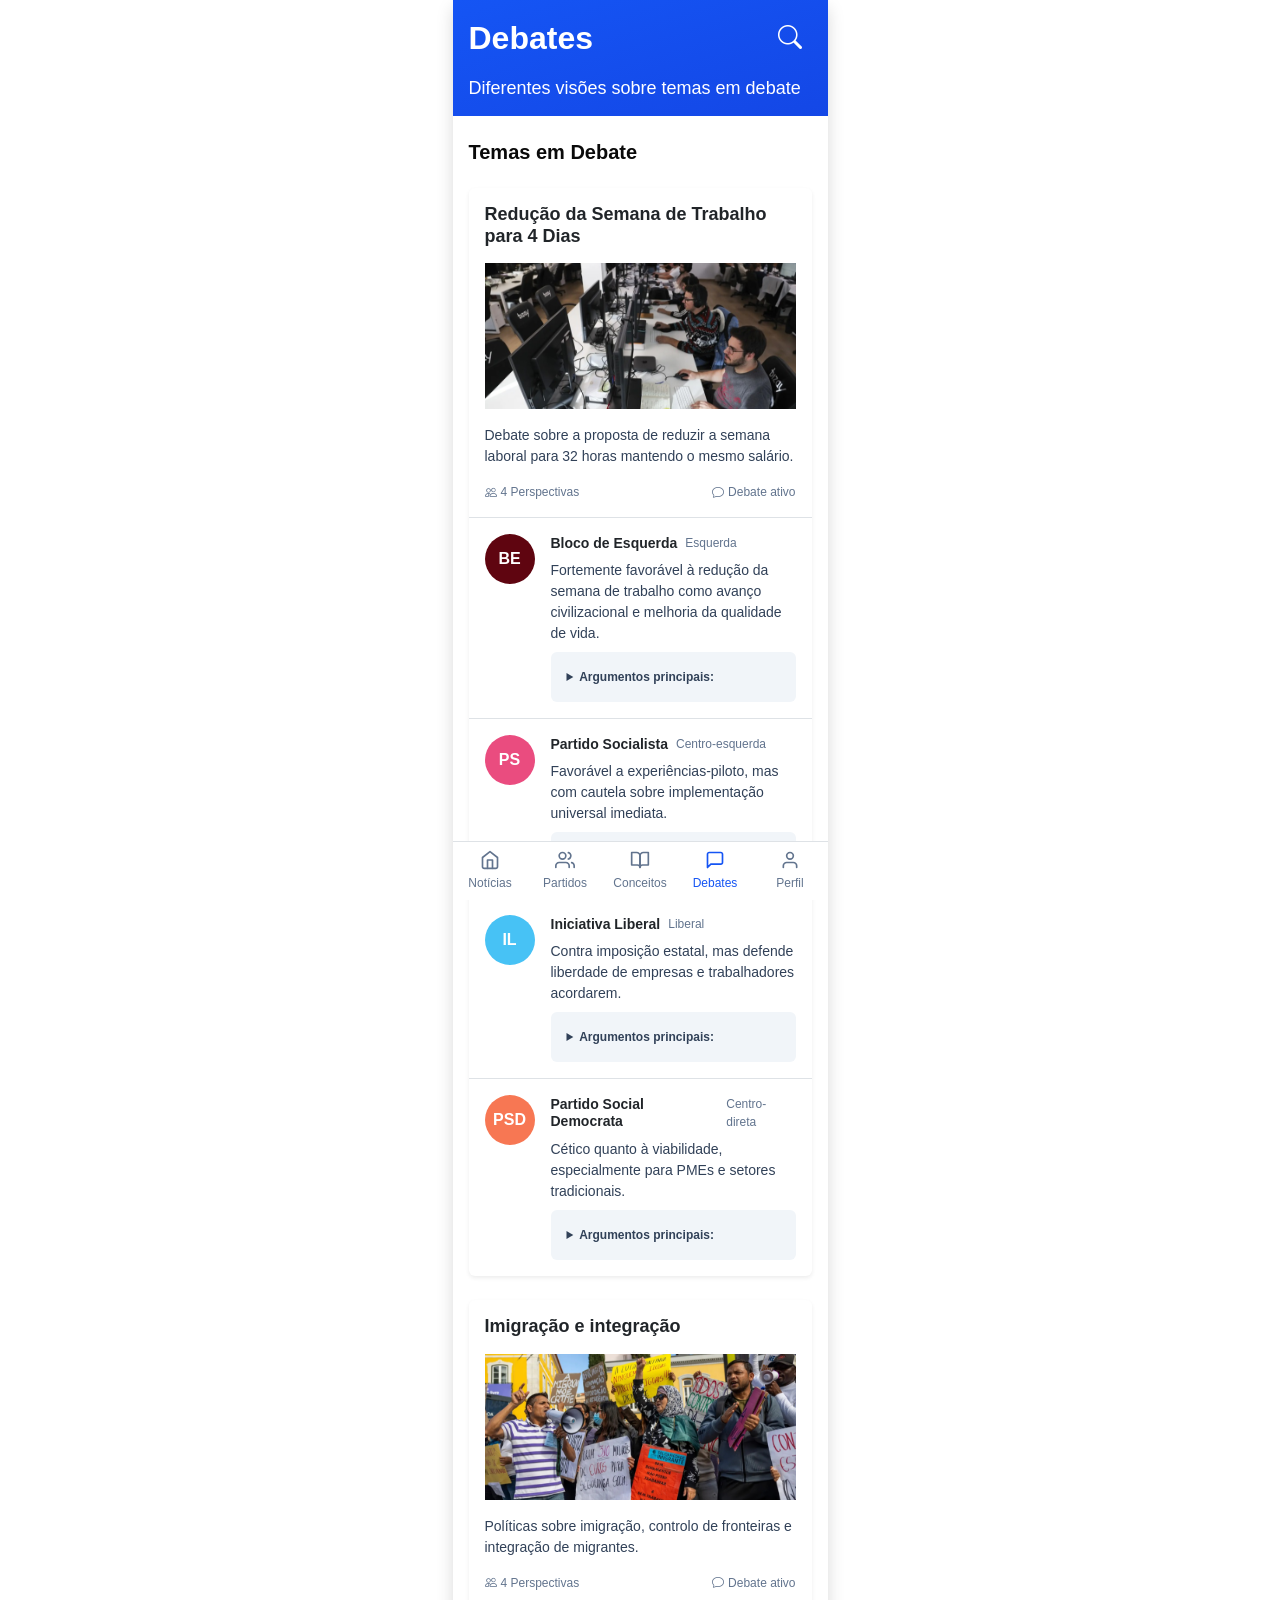
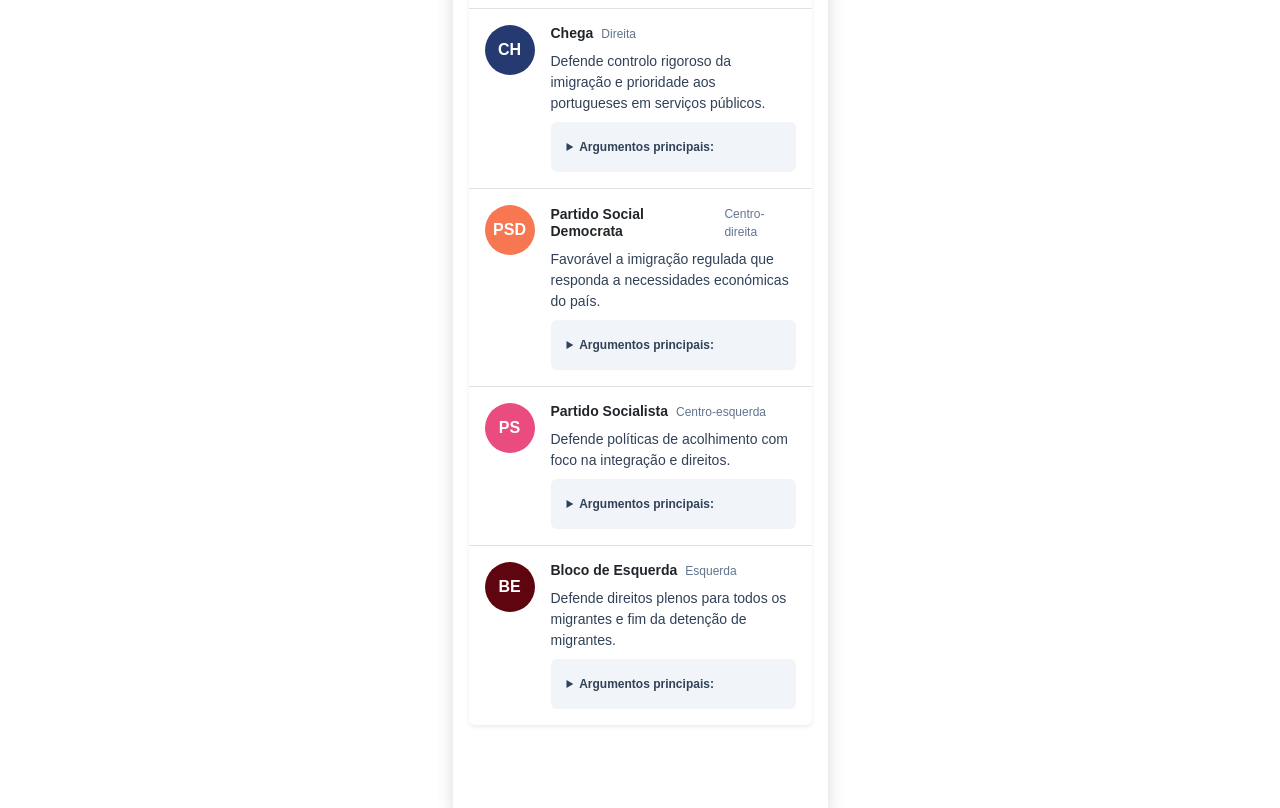
<file: debates.html>
<!DOCTYPE html>
<html lang="en">

    <head>
        <meta charset="utf-8">
        <meta name="viewport" content="width=device-width, initial-scale=1">
        <meta name="description" content="Prisma PT - Debates">
        <meta name="author" content="Marta Cruz">
        <title>Prisma PT - Debates</title>
        <!--Bootstrap icons + CSS-->
        <link rel="stylesheet" href="https://cdn.jsdelivr.net/npm/bootstrap-icons@1.13.1/font/bootstrap-icons.min.css">
        <link href="https://cdn.jsdelivr.net/npm/bootstrap@5.3.8/dist/css/bootstrap.min.css" rel="stylesheet"
            integrity="sha384-sRIl4kxILFvY47J16cr9ZwB07vP4J8+LH7qKQnuqkuIAvNWLzeN8tE5YBujZqJLB" crossorigin="anonymous">
        <!--Custom CSS Stylesheet-->
        <link rel="stylesheet" href="./css/style.css">
    </head>
    <body class="m-0">
        <div class="main-container mx-auto bg-white shadow min-vh-100">
            <header class="header d-flex flex-column text-white gap-3 p-3">
                <div class="d-flex justify-content-between align-items-center">
                    <h1 class="h2 fw-bold m-0">Debates</h1>
                    <button class="btn btn-link p-0" aria-label="Procurar">
                        <i class="bi bi-search text-white fs-4"></i>
                    </button>
                </div>
                <p class="header-desc mb-0">Diferentes visões sobre temas em debate</p>
            </header>
            <main class="px-3 d-flex flex-column my-4">
                <section class="d-flex flex-column gap-4">
                    <h2 class="section-title fw-bold mb-0">Temas em Debate</h2>
                    <!--Debate 1-->
                    <article class="card border-0 shadow-sm">
                        <header class="card-body d-flex flex-column gap-3">
                            <h3 class="card-title debate-title fw-bold mb-0">Redução da Semana de Trabalho para 4 Dias</h3>
                            <img src="./assets/Imagens/Debates_page/debate-1.svg" alt="Escritório com pessoas sentadas a trabalhar ao computador" class="w-100">
                            <p class="card-text mb-0">Debate sobre a proposta de reduzir a semana laboral para 32 horas mantendo o mesmo salário.</p>
                            <div class="d-flex justify-content-between align-items-center debate-meta">
                                <span class="d-inline-flex align-items-center gap-1">
                                    <i class="bi bi-people"></i>
                                    4 Perspectivas
                                </span>
                                <span class="d-inline-flex align-items-center gap-1">
                                    <i class="bi bi-chat"></i>
                                    Debate ativo
                                </span>
                            </div>
                        </header>
                            <ul class="list-unstyled d-flex flex-column mb-0">
                                <li class="border-top">
                                    <article>
                                        <div class="card-body d-flex gap-3">
                                            <span class="party-circle text-white fw-bold d-flex align-items-center justify-content-center flex-shrink-0" style="background-color:#5F0510">BE</span>
                                            <div class="d-flex flex-column gap-2">
                                                <header class="d-flex align-items-center gap-2">
                                                    <h6 class="card-title party-title fw-bold mb-0">Bloco de Esquerda</h6>
                                                    <span class="party-position">Esquerda</span>
                                                </header>
                                                <p class="card-text mb-0">
                                                    Fortemente favorável à redução da semana de trabalho como avanço civilizacional e melhoria da qualidade de vida.
                                                </p>
                                                <details class="arguments-card rounded-2 p-3">
                                                    <summary class="card-text fw-bold">Argumentos principais:</summary>
                                                    <ul class="card-text mb-0 ps-3">
                                                        <li>
                                                            Estudos mostram aumento de produtividade
                                                        </li>
                                                        <li>
                                                            Melhora saúde mental e bem-estar dos trabalhadores
                                                        </li>
                                                        <li>
                                                            Permite melhor conciliação trabalho-família
                                                        </li>
                                                        <li>
                                                            Reduz desemprego ao distribuir trabalho
                                                        </li>
                                                    </ul>
                                                </details>
                                            </div>
                                        </div>
                                    </article>
                                </li>
                                <li class="border-top">
                                    <article>
                                        <div class="card-body d-flex gap-3">
                                            <span class="party-circle text-white fw-bold d-flex align-items-center justify-content-center flex-shrink-0" style="background-color:#EA4C7F">PS</span>
                                            <div class="d-flex flex-column gap-2">
                                                <header class="d-flex align-items-center gap-2">
                                                    <h6 class="card-title party-title fw-bold mb-0">Partido Socialista</h6>
                                                    <span class="party-position">Centro-esquerda</span>
                                                </header>
                                                <p class="card-text mb-0">
                                                    Favorável a experiências-piloto, mas com cautela sobre implementação universal imediata.
                                                </p>
                                                <details class="arguments-card rounded-2 p-3">
                                                    <summary class="card-text fw-bold">Argumentos principais:</summary>
                                                    <ul class="card-text mb-0 ps-3">
                                                        <li>
                                                            Necessário avaliar impacto económico primeiro
                                                        </li>
                                                        <li>
                                                            Implementação gradual por setores
                                                        </li>
                                                        <li>
                                                            Apoio a programas-piloto voluntários
                                                        </li>
                                                        <li>
                                                            Diálogo social é fundamental
                                                        </li>
                                                    </ul>
                                                </details>
                                            </div>
                                        </div>
                                    </article>
                                </li>
                                <li class="border-top">
                                    <article>
                                        <div class="card-body d-flex gap-3">
                                            <span class="party-circle text-white fw-bold d-flex align-items-center justify-content-center flex-shrink-0" style="background-color:#47C2F5">IL</span>
                                            <div class="d-flex flex-column gap-2">
                                                <header class="d-flex align-items-center gap-2">
                                                    <h6 class="card-title party-title fw-bold mb-0">Iniciativa Liberal</h6>
                                                    <span class="party-position">Liberal</span>
                                                </header>
                                                <p class="card-text mb-0">
                                                    Contra imposição estatal, mas defende liberdade de empresas e trabalhadores acordarem.
                                                </p>
                                                <details class="arguments-card rounded-2 p-3">
                                                    <summary class="card-text fw-bold">Argumentos principais:</summary>
                                                    <ul class="card-text mb-0 ps-3">
                                                        <li>
                                                            Deve ser decisão entre empregador e empregado
                                                        </li>
                                                        <li>
                                                            Imposição pode prejudicar competitividade
                                                        </li>
                                                        <li>
                                                            Nem todos os setores podem implementar
                                                        </li>
                                                        <li>
                                                            Flexibilidade é preferível a rigidez
                                                        </li>
                                                    </ul>
                                                </details>
                                            </div>
                                        </div>
                                    </article>
                                </li>
                                <li class="border-top">
                                    <article>
                                        <div class="card-body d-flex gap-3">
                                            <span class="party-circle text-white fw-bold d-flex align-items-center justify-content-center flex-shrink-0" style="background-color:#F77753">PSD</span>
                                            <div class="d-flex flex-column gap-2">
                                                <header class="d-flex align-items-center gap-2">
                                                    <h6 class="card-title party-title fw-bold mb-0">Partido Social Democrata</h6>
                                                    <span class="party-position">Centro-direta</span>
                                                </header>
                                                <p class="card-text mb-0">
                                                    Cético quanto à viabilidade, especialmente para PMEs e setores tradicionais.
                                                </p>
                                                <details class="arguments-card rounded-2 p-3">
                                                    <summary class="card-text fw-bold">Argumentos principais:</summary>
                                                    <ul class="card-text mb-0 ps-3">
                                                        <li>
                                                            Custos elevados para pequenas empresas
                                                        </li>
                                                        <li>
                                                            Risco de perda de competitividade
                                                        </li>
                                                        <li>
                                                            Preferível aumentar produtividade primeiro
                                                        </li>
                                                        <li>
                                                            Necessário compensação para empresas
                                                        </li>
                                                    </ul>
                                                </details>
                                            </div>
                                        </div>
                                    </article>
                                </li>
                            </ul>
                    </article>
                    <article class="card border-0 shadow-sm">
                        <header class="card-body d-flex flex-column gap-3">
                            <h3 class="card-title debate-title fw-bold mb-0">Imigração e integração</h3>
                            <img src="./assets/Imagens/Debates_page/debate-2.svg" alt="Escritório com pessoas sentadas a trabalhar ao computador" class="w-100">
                            <p class="card-text mb-0">Políticas sobre imigração, controlo de fronteiras e integração de migrantes.</p>
                            <div class="d-flex justify-content-between align-items-center debate-meta">
                                <span class="d-inline-flex align-items-center gap-1">
                                    <i class="bi bi-people"></i>
                                    4 Perspectivas
                                </span>
                                <span class="d-inline-flex align-items-center gap-1">
                                    <i class="bi bi-chat"></i>
                                    Debate ativo
                                </span>
                            </div>
                        </header>
                            <ul class="list-unstyled d-flex flex-column mb-0">
                                <li class="border-top">
                                    <article>
                                        <div class="card-body d-flex gap-3">
                                            <span class="party-circle text-white fw-bold d-flex align-items-center justify-content-center flex-shrink-0" style="background-color:#253A70">CH</span>
                                            <div class="d-flex flex-column gap-2">
                                                <header class="d-flex align-items-center gap-2">
                                                    <h6 class="card-title party-title fw-bold mb-0">Chega</h6>
                                                    <span class="party-position">Direita</span>
                                                </header>
                                                <p class="card-text mb-0">
                                                    Defende controlo rigoroso da imigração e prioridade aos portugueses em serviços públicos.
                                                <details class="arguments-card rounded-2 p-3">
                                                    <summary class="card-text fw-bold">Argumentos principais:</summary>
                                                    <ul class="card-text mb-0 ps-3">
                                                        <li>
                                                            Imigração ilegal deve ser combatida
                                                        </li>
                                                        <li>
                                                            Serviços públicos não aguentam pressão
                                                        </li>
                                                        <li>
                                                            Integração não está a funcionar
                                                        </li>
                                                        <li>
                                                            Fronteiras devem ser mais controladas
                                                        </li>
                                                    </ul>
                                                </details>
                                            </div>
                                        </div>
                                    </article>
                                </li>
                                <li class="border-top">
                                    <article>
                                        <div class="card-body d-flex gap-3">
                                            <span class="party-circle text-white fw-bold d-flex align-items-center justify-content-center flex-shrink-0" style="background-color:#F77753">PSD</span>
                                            <div class="d-flex flex-column gap-2">
                                                <header class="d-flex align-items-center gap-2">
                                                    <h6 class="card-title party-title fw-bold mb-0">Partido Social Democrata</h6>
                                                    <span class="party-position">Centro-direita</span>
                                                </header>
                                                <p class="card-text mb-0">
                                                    Favorável a imigração regulada que responda a necessidades económicas do país.
                                                </p>
                                                <details class="arguments-card rounded-2 p-3">
                                                    <summary class="card-text fw-bold">Argumentos principais:</summary>
                                                    <ul class="card-text mb-0 ps-3">
                                                        <li>
                                                            Imigração legal beneficia economia
                                                        </li>
                                                        <li>
                                                            Processos devem ser mais eficientes
                                                        </li>
                                                        <li>
                                                            Integração requer investimento
                                                        </li>
                                                        <li>
                                                            Quotas por setores económicos
                                                        </li>
                                                    </ul>
                                                </details>
                                            </div>
                                        </div>
                                    </article>
                                </li>
                                <li class="border-top">
                                    <article>
                                        <div class="card-body d-flex gap-3">
                                            <span class="party-circle text-white fw-bold d-flex align-items-center justify-content-center flex-shrink-0" style="background-color:#EA4C7F">PS</span>
                                            <div class="d-flex flex-column gap-2">
                                                <header class="d-flex align-items-center gap-2">
                                                    <h6 class="card-title party-title fw-bold mb-0">Partido Socialista</h6>
                                                    <span class="party-position">Centro-esquerda</span>
                                                </header>
                                                <p class="card-text mb-0">
                                                    Defende políticas de acolhimento com foco na integração e direitos.
                                                </p>
                                                <details class="arguments-card rounded-2 p-3">
                                                    <summary class="card-text fw-bold">Argumentos principais:</summary>
                                                    <ul class="card-text mb-0 ps-3">
                                                        <li>
                                                            Migrantes contribuem para sociedade
                                                        </li>
                                                        <li>
                                                            Programas de integração são essenciais
                                                        </li>
                                                        <li>
                                                            Acesso a serviços básicos é direito humano
                                                        </li>
                                                        <li>
                                                            Regularização de situações irregulares
                                                        </li>
                                                    </ul>
                                                </details>
                                            </div>
                                        </div>
                                    </article>
                                </li>
                                <li class="border-top">
                                    <article>
                                        <div class="card-body d-flex gap-3">
                                            <span class="party-circle text-white fw-bold d-flex align-items-center justify-content-center flex-shrink-0" style="background-color:#5F0510">BE</span>
                                            <div class="d-flex flex-column gap-2">
                                                <header class="d-flex align-items-center gap-2">
                                                    <h6 class="card-title party-title fw-bold mb-0">Bloco de Esquerda</h6>
                                                    <span class="party-position">Esquerda</span>
                                                </header>
                                                <p class="card-text mb-0">
                                                    Defende direitos plenos para todos os migrantes e fim da detenção de migrantes.
                                                </p>
                                                <details class="arguments-card rounded-2 p-3">
                                                    <summary class="card-text fw-bold">Argumentos principais:</summary>
                                                    <ul class="card-text mb-0 ps-3">
                                                        <li>
                                                            Migração é direito humano fundamental
                                                        </li>
                                                        <li>
                                                            Exploração laboral de migrantes deve acabar
                                                        </li>
                                                        <li>
                                                            Regularização universal
                                                        </li>
                                                        <li>
                                                            Combate à xenofobia e racismo
                                                        </li>
                                                    </ul>
                                                </details>
                                            </div>
                                        </div>
                                    </article>
                                </li>
                            </ul>
                    </article>
                </section>
            </main>
        </div>
            <!---Nav bar-->
        <nav class="navbar fixed-bottom bg-white border-top p-0 mx-auto bottom-nav">
            <ul class="nav nav-justified flex-nowrap w-100 mb-0">
                <li class="nav-item">
                    <a class="nav-link text-center px-0 py-2" href="./home.html">
                        <svg class="d-block mx-auto mb-1 nav-icon" viewBox="0 0 24 24" fill="none" xmlns="http://www.w3.org/2000/svg">
                            <path d="M3 9L12 2L21 9V20C21 20.5304 20.7893 21.0391 20.4142 21.4142C20.0391 21.7893 19.5304 22 19 22H5C4.46957 22 3.96086 21.7893 3.58579 21.4142C3.21071 21.0391 3 20.5304 3 20V9Z" stroke="currentColor" stroke-width="2" stroke-linecap="round" stroke-linejoin="round"/>
                            <path d="M9 22V12H15V22" stroke="currentColor" stroke-width="2" stroke-linecap="round" stroke-linejoin="round"/>
                        </svg>
                        <span>Notícias</span>
                    </a>
                </li>
                <li class="nav-item">
                    <a class="nav-link text-center px-0 py-2" href="./partidos.html">
                        <svg class="d-block mx-auto mb-1 nav-icon" viewBox="0 0 24 24" fill="none" xmlns="http://www.w3.org/2000/svg">
                            <path d="M17 21V19C17 17.9391 16.5786 16.9217 15.8284 16.1716C15.0783 15.4214 14.0609 15 13 15H5C3.93913 15 2.92172 15.4214 2.17157 16.1716C1.42143 16.9217 1 17.9391 1 19V21" stroke="currentColor" stroke-width="2" stroke-linecap="round" stroke-linejoin="round"/>
                            <path d="M9 11C11.2091 11 13 9.20914 13 7C13 4.79086 11.2091 3 9 3C6.79086 3 5 4.79086 5 7C5 9.20914 6.79086 11 9 11Z" stroke="currentColor" stroke-width="2" stroke-linecap="round" stroke-linejoin="round"/>
                            <path d="M23 21V19C22.9993 18.1137 22.7044 17.2528 22.1614 16.5523C21.6184 15.8519 20.8581 15.3516 20 15.13" stroke="currentColor" stroke-width="2" stroke-linecap="round" stroke-linejoin="round"/>
                            <path d="M16 3.13C16.8604 3.35031 17.623 3.85071 18.1676 4.55232C18.7122 5.25392 19.0078 6.11683 19.0078 7.005C19.0078 7.89318 18.7122 8.75608 18.1676 9.45769C17.623 10.1593 16.8604 10.6597 16 10.88" stroke="currentColor" stroke-width="2" stroke-linecap="round" stroke-linejoin="round"/>
                        </svg>
                        <span>Partidos</span>
                    </a>
                </li>
                <li class="nav-item">
                    <a class="nav-link text-center px-0 py-2" href="./conceitos.html">
                        <svg class="d-block mx-auto mb-1 nav-icon" viewBox="0 0 24 24" fill="none" xmlns="http://www.w3.org/2000/svg">
                            <path d="M2 3H8C9.06087 3 10.0783 3.42143 10.8284 4.17157C11.5786 4.92172 12 5.93913 12 7V21C12 20.2044 11.6839 19.4413 11.1213 18.8787C10.5587 18.3161 9.79565 18 9 18H2V3Z" stroke="currentColor" stroke-width="2" stroke-linecap="round" stroke-linejoin="round"/>
                            <path d="M22 3H16C14.9391 3 13.9217 3.42143 13.1716 4.17157C12.4214 4.92172 12 5.93913 12 7V21C12 20.2044 12.3161 19.4413 12.8787 18.8787C13.4413 18.3161 14.2044 18 15 18H22V3Z" stroke="currentColor" stroke-width="2" stroke-linecap="round" stroke-linejoin="round"/>
                        </svg>
                        <span>Conceitos</span>
                    </a>
                </li>
                <li class="nav-item">
                    <a class="nav-link active text-center px-0 py-2" href="./debates.html" aria-current="page">
                        <svg class="d-block mx-auto mb-1 nav-icon" viewBox="0 0 24 24" fill="none" xmlns="http://www.w3.org/2000/svg">
                            <path d="M21 15C21 15.5304 20.7893 16.0391 20.4142 16.4142C20.0391 16.7893 19.5304 17 19 17H7L3 21V5C3 4.46957 3.21071 3.96086 3.58579 3.58579C3.96086 3.21071 4.46957 3 5 3H19C19.5304 3 20.0391 3.21071 20.4142 3.58579C20.7893 3.96086 21 4.46957 21 5V15Z" stroke="currentColor" stroke-width="2" stroke-linecap="round" stroke-linejoin="round"/>
                        </svg>
                        <span>Debates</span>
                    </a>
                </li>
                <li class="nav-item">
                    <a class="nav-link text-center px-0 py-2" href="./perfil.html">
                        <svg class="d-block mx-auto mb-1 nav-icon" viewBox="0 0 24 24" fill="none" xmlns="http://www.w3.org/2000/svg">
                            <path d="M20 21V19C20 17.9391 19.5786 16.9217 18.8284 16.1716C18.0783 15.4214 17.0609 15 16 15H8C6.93913 15 5.92172 15.4214 5.17157 16.1716C4.42143 16.9217 4 17.9391 4 19V21" stroke="currentColor" stroke-width="2" stroke-linecap="round" stroke-linejoin="round"/>
                            <path d="M12 11C14.2091 11 16 9.20914 16 7C16 4.79086 14.2091 3 12 3C9.79086 3 8 4.79086 8 7C8 9.20914 9.79086 11 12 11Z" stroke="currentColor" stroke-width="2" stroke-linecap="round" stroke-linejoin="round"/>
                        </svg>
                        <span>Perfil</span>
                    </a>
                </li>
            </ul>
        </nav>

        <!--Bootstrap JS-->
        <script src="https://cdn.jsdelivr.net/npm/bootstrap@5.3.8/dist/js/bootstrap.bundle.min.js"
            integrity="sha384-FKyoEForCGlyvwx9Hj09JcYn3nv7wiPVlz7YYwJrWVcXK/BmnVDxM+D2scQbITxI" crossorigin="anonymous">
            </script>

        <!--Custom JS-->
        <script src="./js/script.js"></script>
    </body>
</html>
</file>
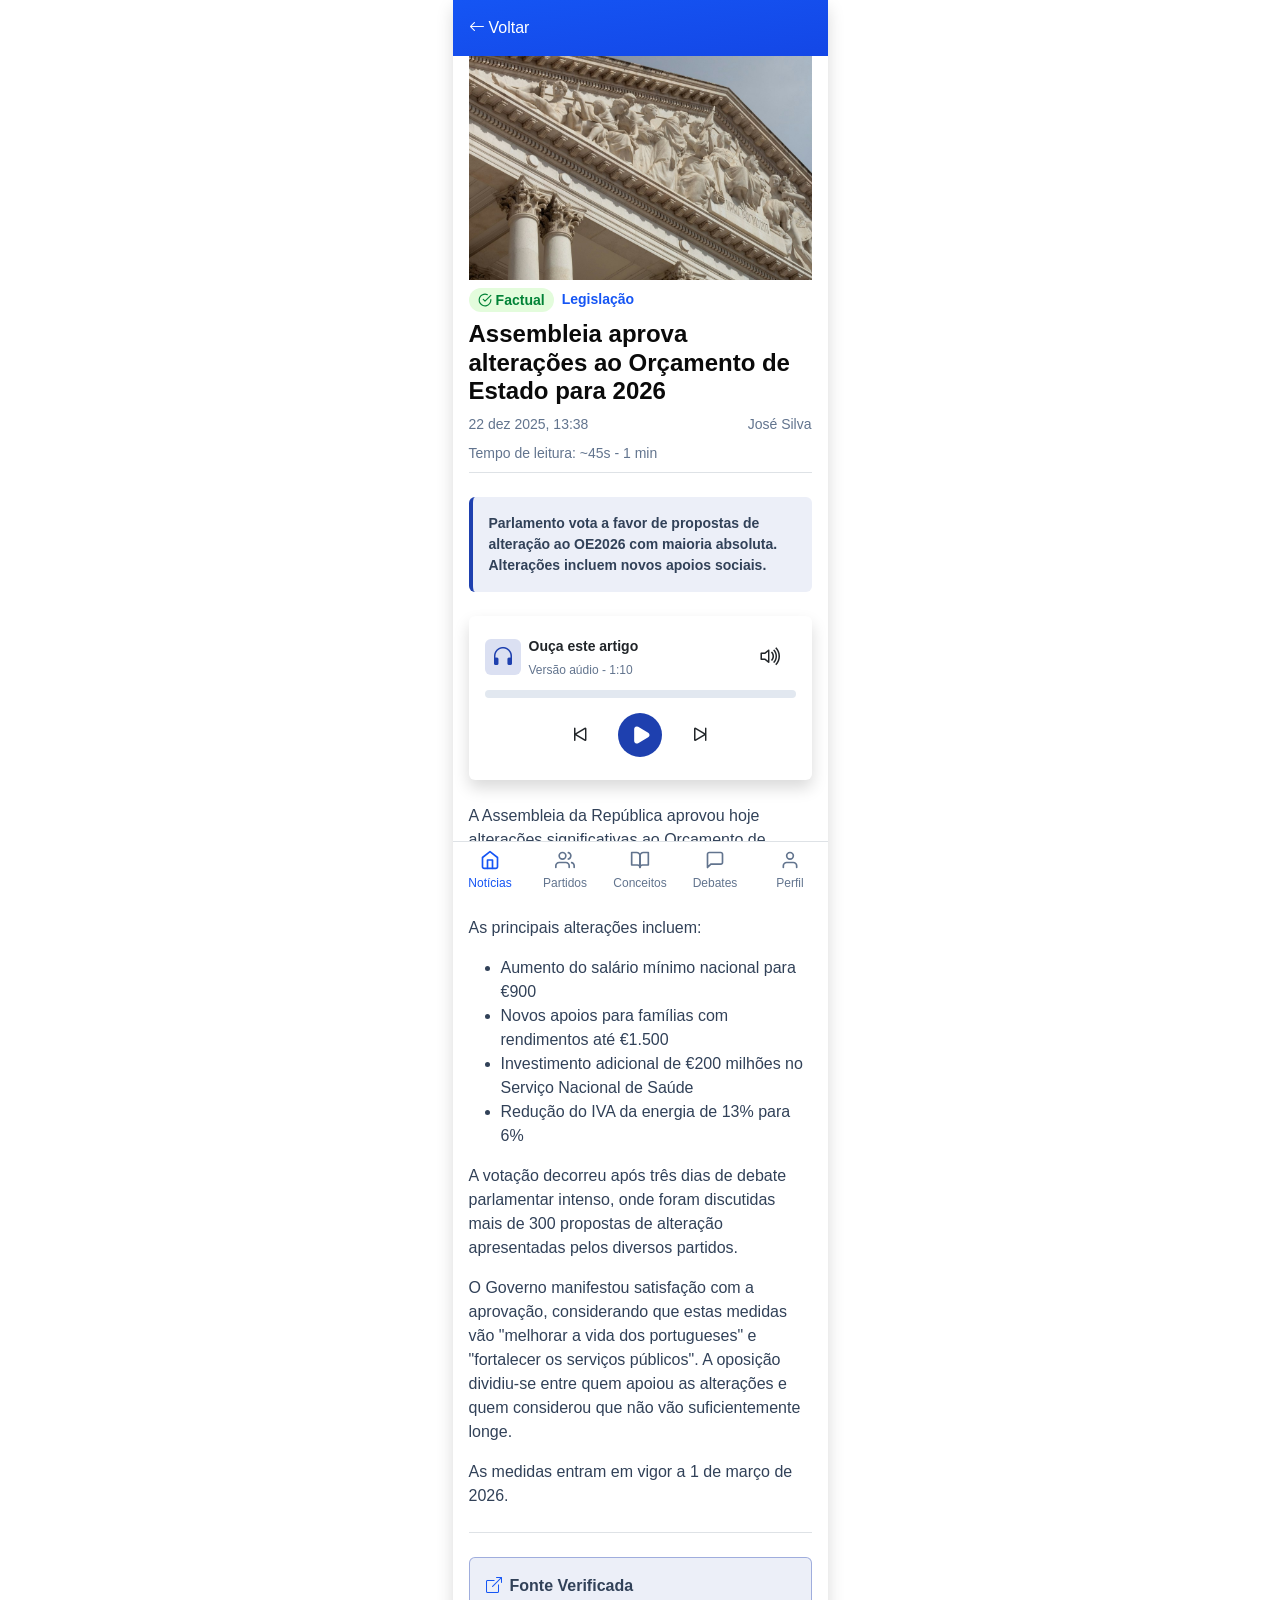
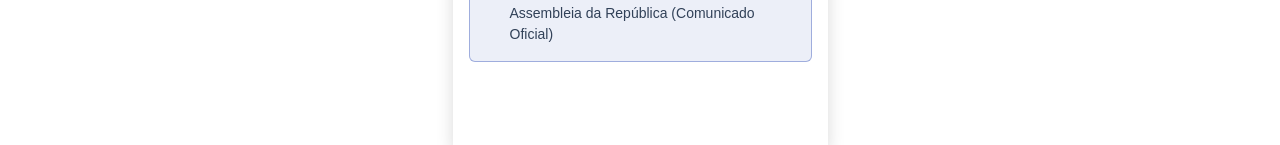
<file: destaque.html>
<!DOCTYPE html>
<html lang="en">
    <head>
        <meta charset="utf-8">
        <meta name="viewport" content="width=device-width, initial-scale=1">
        <meta name="description" content="Prisma PT - Notícias Destaque">
        <meta name="author" content="Marta Cruz">
        <title>Prisma PT - Notícias Destaque</title>
        <!--Bootstrap icons + CSS-->
        <link rel="stylesheet" href="https://cdn.jsdelivr.net/npm/bootstrap-icons@1.13.1/font/bootstrap-icons.min.css">
        <link href="https://cdn.jsdelivr.net/npm/bootstrap@5.3.8/dist/css/bootstrap.min.css" rel="stylesheet"
            integrity="sha384-sRIl4kxILFvY47J16cr9ZwB07vP4J8+LH7qKQnuqkuIAvNWLzeN8tE5YBujZqJLB" crossorigin="anonymous">
        <!--Custom CSS Stylesheet-->
        <link rel="stylesheet" href="./css/style.css">
    </head>

    <body class="m-0">
        <div class="main-container mx-auto bg-white shadow min-vh-100">
            <header class="header d-flex align-items-start text-white p-3">
                <a href="./home.html" class="d-inline-flex align-items-center gap-1 text-decoration-none text-reset">
                    <i class="bi bi-arrow-left"></i>
                    <span>Voltar</span>
                </a>
            </header>
        <main class="px-3">
            <article class="d-flex flex-column gap-4 mb-4">
                <header class="d-flex flex-column border-bottom gap-2 pb-2">
                    <img src="./assets/Imagens/Destaque_page/assemb_rep.svg" alt="Fachada da Assembleia da República">
                    <div class="d-flex align-items-center gap-2">
                        <span class="badge rounded-pill badge-factual d-inline-flex align-items-center gap-1">
                            <img src="./assets/icons/factual.svg" alt="" class="badge-icon">Factual
                        </span>
                        <span class="news-category fw-bold">Legislação</span>
                    </div>
                    <h1 class="h4 fw-bold mb-0">Assembleia aprova alterações ao Orçamento de Estado para 2026</h1>
                    <div class="d-flex justify-content-between align-items-center destaque-meta">
                        <time datetime="2025-12-22T13:38">22 dez 2025, 13:38</time>
                        <span>José Silva</span>
                    </div>
                    <span class="destaque-meta">Tempo de leitura: ~45s - 1 min</span>
                </header>
                <aside class="news-lead rounded-2 p-3">
                    <p class="fw-bold mb-0">
                        Parlamento vota a favor de propostas de alteração ao OE2026 com maioria absoluta. Alterações incluem novos apoios sociais.
                    </p>
                </aside>

                <!--Audio card-->
                <div class="card border-0 shadow">
                    <div class="card-body d-flex flex-column gap-2">
                        <audio id="destaqueAudio" preload="metadata">
                            <source src="./assets/audio/destaque_audio.mp3" type="audio/mpeg">
                            O seu navegador não suporta audio.
                        </audio>
                        <div class="d-flex align-items-center justify-content-between">
                            <div class="d-flex align-items-center gap-2">
                                <div class="section-icon-audio d-inline-flex align-items-center justify-content-center rounded-2">
                                    <i class="bi bi-headphones fs-4"></i>
                                </div>
                                <div class="d-flex flex-column gap-1">
                                    <p class="card-title audio-title fw-bold mb-0">Ouça este artigo</p>
                                    <p class="audio-meta mb-0">Versão aúdio - 1:10</p>
                                </div>
                            </div>
                            <button type="button" class="btn" id="volume" aria-label="Volume">
                                <i class="bi bi-volume-up fs-4"></i>
                            </button>
                        </div>
                        
                        <div class="progress usage-progress" id="audioProgress" role="progressbar" aria-label="Progresso do aúdio" aria-valuenow ="0" aria-valuemin="0" aria-valuemax="60">
                            <div class="progress-bar" id="audioProgressBar"></div>
                        </div>

                        <div class="d-flex align-items-center justify-content-center">
                            <button type="button" class="btn" id="skipStart" aria-label="Anterior">
                                <i class="bi bi-skip-start fs-4"></i>
                            </button>
                            <button type="button" class="btn" id="playPauseBtn" aria-label="Reproduzir">
                                <img id="playIcon" src="./assets/icons/play_btn_circle.svg">
                            </button>
                            <button type="button" class="btn" id="skipEnd" aria-label="Próximo">
                                <i class="bi bi-skip-end fs-4"></i>
                            </button>
                        </div>
                    </div>
                </div>

                <div class="news-body border-bottom">
                    <p>A Assembleia da República aprovou hoje alterações significativas ao Orçamento de Estado para 2026, com votos favoráveis de 145 deputados.</p>
                    <p>As principais alterações incluem:</p>
                        <ul>
                            <li>Aumento do salário mínimo nacional para €900</li>
                            <li>Novos apoios para famílias com rendimentos até €1.500</li>
                            <li>Investimento adicional de €200 milhões no Serviço Nacional de Saúde</li>
                            <li>Redução do IVA da energia de 13% para 6%</li>
                        </ul>
                    <p>A votação decorreu após três dias de debate parlamentar intenso, onde foram discutidas mais de 300 propostas de alteração apresentadas pelos diversos partidos.</p>
                    <p>O Governo manifestou satisfação com a aprovação, considerando que estas medidas vão "melhorar a vida dos portugueses" e "fortalecer os serviços públicos". A oposição dividiu-se entre quem apoiou as alterações e quem considerou que não vão suficientemente longe.</p>
                    <p class="mb-4">As medidas entram em vigor a 1 de março de 2026.</p>
                </div>
                
                <footer>
                    <aside class="card verified-content">
                        <div class="card-body">
                            <h6 class="card-title d-inline-flex align-items-center fw-bold gap-2 mb-2">
                                <i class="bi bi-box-arrow-up-right"></i>
                                Fonte Verificada
                            </h6>
                            <p class="card-text mb-0 ms-4">Assembleia da República (Comunicado Oficial)</p>
                        </div>
                    </aside>
                </footer>
            </article>
        </main>
    </div>
        <nav class="navbar fixed-bottom bg-white border-top p-0 mx-auto bottom-nav">
            <ul class="nav nav-justified flex-nowrap w-100 mb-0">
                <li class="nav-item">
                    <a class="nav-link active text-center px-0 py-2" href="./home.html" aria-current="page">
                        <svg class="d-block mx-auto mb-1 nav-icon" viewBox="0 0 24 24" fill="none" xmlns="http://www.w3.org/2000/svg">
                            <path d="M3 9L12 2L21 9V20C21 20.5304 20.7893 21.0391 20.4142 21.4142C20.0391 21.7893 19.5304 22 19 22H5C4.46957 22 3.96086 21.7893 3.58579 21.4142C3.21071 21.0391 3 20.5304 3 20V9Z" stroke="currentColor" stroke-width="2" stroke-linecap="round" stroke-linejoin="round"/>
                            <path d="M9 22V12H15V22" stroke="currentColor" stroke-width="2" stroke-linecap="round" stroke-linejoin="round"/>
                        </svg>
                        <span>Notícias</span>
                    </a>
                </li>
                <li class="nav-item">
                    <a class="nav-link text-center px-0 py-2" href="./partidos.html">
                        <svg class="d-block mx-auto mb-1 nav-icon" viewBox="0 0 24 24" fill="none" xmlns="http://www.w3.org/2000/svg">
                            <path d="M17 21V19C17 17.9391 16.5786 16.9217 15.8284 16.1716C15.0783 15.4214 14.0609 15 13 15H5C3.93913 15 2.92172 15.4214 2.17157 16.1716C1.42143 16.9217 1 17.9391 1 19V21" stroke="currentColor" stroke-width="2" stroke-linecap="round" stroke-linejoin="round"/>
                            <path d="M9 11C11.2091 11 13 9.20914 13 7C13 4.79086 11.2091 3 9 3C6.79086 3 5 4.79086 5 7C5 9.20914 6.79086 11 9 11Z" stroke="currentColor" stroke-width="2" stroke-linecap="round" stroke-linejoin="round"/>
                            <path d="M23 21V19C22.9993 18.1137 22.7044 17.2528 22.1614 16.5523C21.6184 15.8519 20.8581 15.3516 20 15.13" stroke="currentColor" stroke-width="2" stroke-linecap="round" stroke-linejoin="round"/>
                            <path d="M16 3.13C16.8604 3.35031 17.623 3.85071 18.1676 4.55232C18.7122 5.25392 19.0078 6.11683 19.0078 7.005C19.0078 7.89318 18.7122 8.75608 18.1676 9.45769C17.623 10.1593 16.8604 10.6597 16 10.88" stroke="currentColor" stroke-width="2" stroke-linecap="round" stroke-linejoin="round"/>
                        </svg>
                        <span>Partidos</span>
                    </a>
                </li>
                <li class="nav-item">
                    <a class="nav-link text-center px-0 py-2" href="./conceitos.html">
                        <svg class="d-block mx-auto mb-1 nav-icon" viewBox="0 0 24 24" fill="none" xmlns="http://www.w3.org/2000/svg">
                            <path d="M2 3H8C9.06087 3 10.0783 3.42143 10.8284 4.17157C11.5786 4.92172 12 5.93913 12 7V21C12 20.2044 11.6839 19.4413 11.1213 18.8787C10.5587 18.3161 9.79565 18 9 18H2V3Z" stroke="currentColor" stroke-width="2" stroke-linecap="round" stroke-linejoin="round"/>
                            <path d="M22 3H16C14.9391 3 13.9217 3.42143 13.1716 4.17157C12.4214 4.92172 12 5.93913 12 7V21C12 20.2044 12.3161 19.4413 12.8787 18.8787C13.4413 18.3161 14.2044 18 15 18H22V3Z" stroke="currentColor" stroke-width="2" stroke-linecap="round" stroke-linejoin="round"/>
                        </svg>
                        <span>Conceitos</span>
                    </a>
                </li>
                <li class="nav-item">
                    <a class="nav-link text-center px-0 py-2" href="./debates.html">
                        <svg class="d-block mx-auto mb-1 nav-icon" viewBox="0 0 24 24" fill="none" xmlns="http://www.w3.org/2000/svg">
                            <path d="M21 15C21 15.5304 20.7893 16.0391 20.4142 16.4142C20.0391 16.7893 19.5304 17 19 17H7L3 21V5C3 4.46957 3.21071 3.96086 3.58579 3.58579C3.96086 3.21071 4.46957 3 5 3H19C19.5304 3 20.0391 3.21071 20.4142 3.58579C20.7893 3.96086 21 4.46957 21 5V15Z" stroke="currentColor" stroke-width="2" stroke-linecap="round" stroke-linejoin="round"/>
                        </svg>
                        <span>Debates</span>
                    </a>
                </li>
                <li class="nav-item">
                    <a class="nav-link text-center px-0 py-2" href="./perfil.html">
                        <svg class="d-block mx-auto mb-1 nav-icon" viewBox="0 0 24 24" fill="none" xmlns="http://www.w3.org/2000/svg">
                            <path d="M20 21V19C20 17.9391 19.5786 16.9217 18.8284 16.1716C18.0783 15.4214 17.0609 15 16 15H8C6.93913 15 5.92172 15.4214 5.17157 16.1716C4.42143 16.9217 4 17.9391 4 19V21" stroke="currentColor" stroke-width="2" stroke-linecap="round" stroke-linejoin="round"/>
                            <path d="M12 11C14.2091 11 16 9.20914 16 7C16 4.79086 14.2091 3 12 3C9.79086 3 8 4.79086 8 7C8 9.20914 9.79086 11 12 11Z" stroke="currentColor" stroke-width="2" stroke-linecap="round" stroke-linejoin="round"/>
                        </svg>
                        <span>Perfil</span>
                    </a>
                </li>
            </ul>
        </nav>

        <!--Bootstrap JS-->
        <script src="https://cdn.jsdelivr.net/npm/bootstrap@5.3.8/dist/js/bootstrap.bundle.min.js"
            integrity="sha384-FKyoEForCGlyvwx9Hj09JcYn3nv7wiPVlz7YYwJrWVcXK/BmnVDxM+D2scQbITxI" crossorigin="anonymous">
        </script>

        <!--Custom JS-->
        <script src="./js/script.js"></script>
    </body>
</html>
</file>
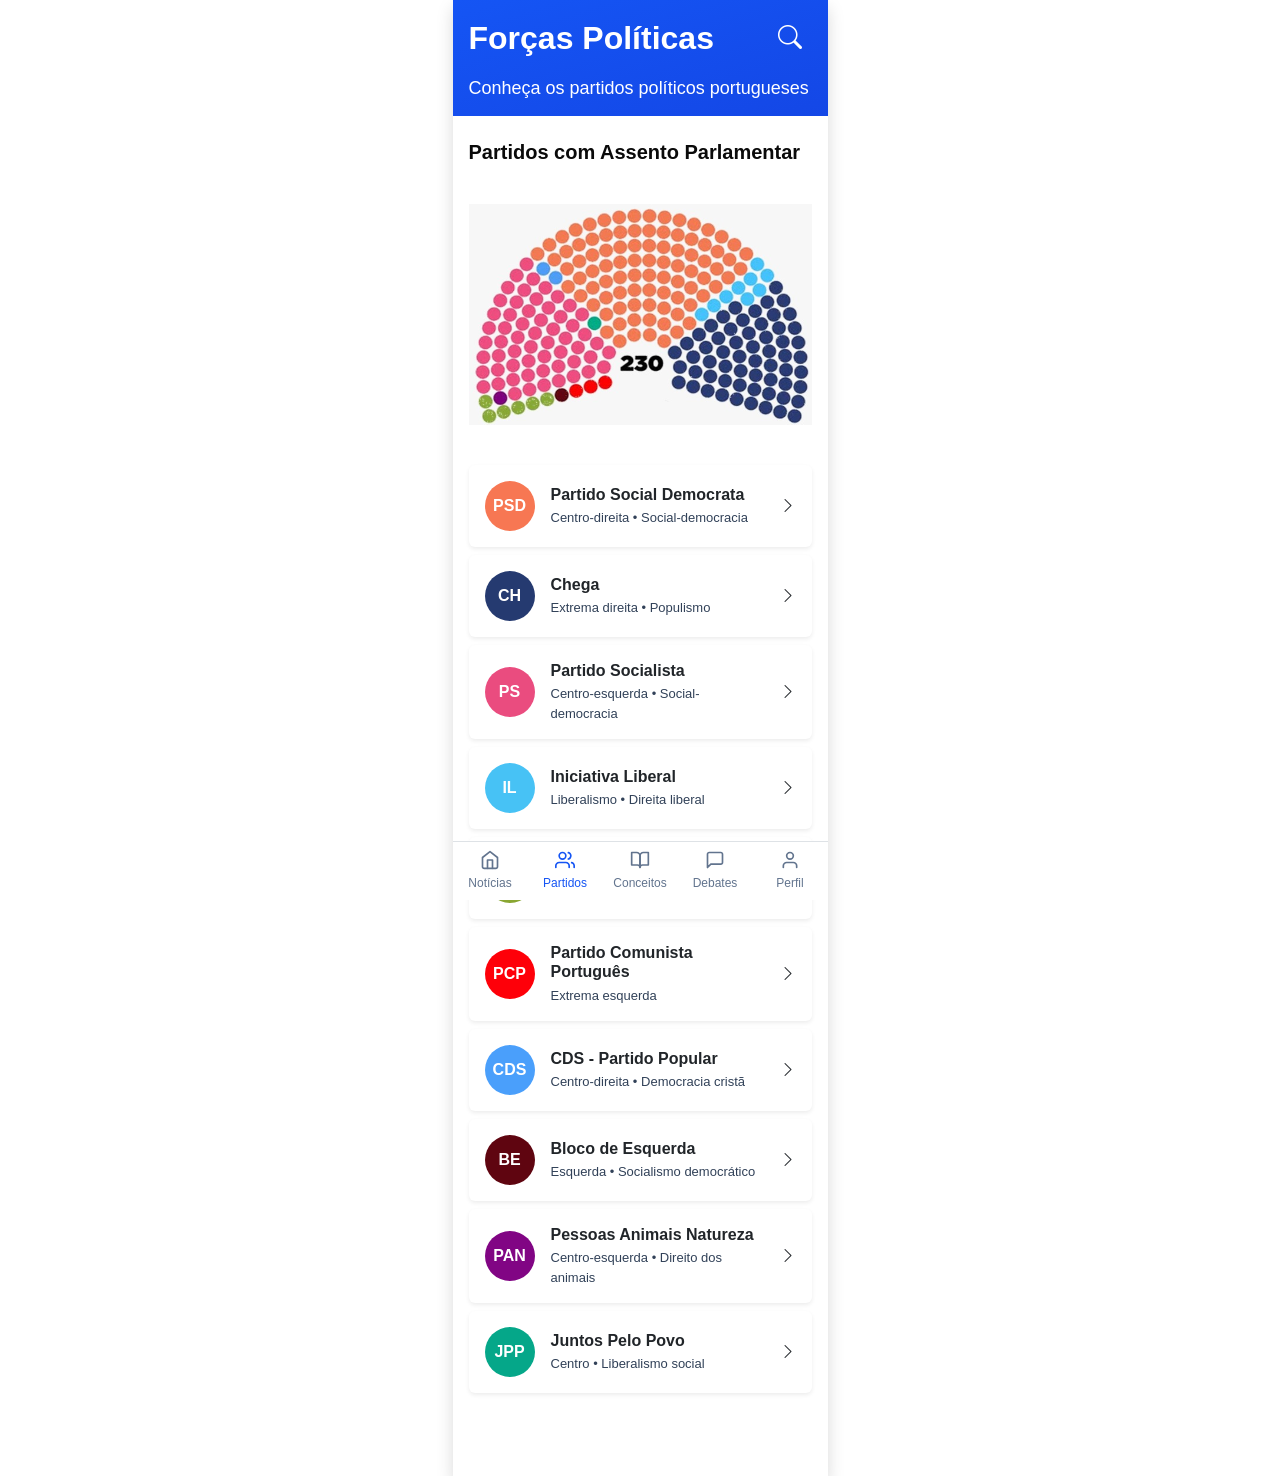
<file: partidos.html>
<!DOCTYPE html>
<html lang="en">
    <head>
        <meta charset="utf-8">
        <meta name="viewport" content="width=device-width, initial-scale=1">
        <meta name="description" content="Prisma PT Forças Políticas">
        <meta name="author" content="Marta Cruz">
        <title>Prisma PT - Forças Políticas</title>
        <!--Bootstrap icons + CSS-->
        <link rel="stylesheet" href="https://cdn.jsdelivr.net/npm/bootstrap-icons@1.13.1/font/bootstrap-icons.min.css">
        <link href="https://cdn.jsdelivr.net/npm/bootstrap@5.3.8/dist/css/bootstrap.min.css" rel="stylesheet"
            integrity="sha384-sRIl4kxILFvY47J16cr9ZwB07vP4J8+LH7qKQnuqkuIAvNWLzeN8tE5YBujZqJLB" crossorigin="anonymous">

        <!--Custom CSS Stylesheet-->
        <link rel="stylesheet" href="./css/style.css">
    </head>
    <body class="m-0">
        <div class="main-container mx-auto bg-white shadow min-vh-100">
            <header class="header d-flex flex-column text-white gap-3 p-3">
                <div class="d-flex justify-content-between align-items-center">
                    <h1 class="h2 fw-bold m-0">Forças Políticas</h1>
                    <button class="btn btn-link p-0" aria-label="Procurar">
                        <i class="bi bi-search text-white fs-4"></i>
                    </button>
                </div>
                <p class="header-desc mb-0">Conheça os partidos políticos portugueses</p>
            </header>
            <main class="px-3 d-flex flex-column gap-4 my-4">
                <h2 class="section-title fw-bold mb-3">Partidos com Assento Parlamentar</h2>
                <img src="assets/Imagens/Partidos_page/parlamento_portugues.svg" alt="Gráfico dos deputados do Parlamento Português" class="mb-3">
                <ul class="list-unstyled d-flex flex-column gap-2 mb-0">
                    <li class="card shadow-sm border-0">
                        <a href="./psd.html" class="text-decoration-none text-reset">
                            <div class="card-body d-flex align-items-center gap-3">
                                <span class="party-circle text-white fw-bold d-flex align-items-center justify-content-center flex-shrink-0" style="background-color:#F77753">PSD</span>
                                <div class="flex-grow-1">
                                    <h6 class="card-title fw-bold mb-1">Partido Social Democrata</h6>
                                    <p class="card-text political-position">Centro-direita • Social-democracia</p>
                                </div>
                                <i class="bi bi-chevron-right"></i>
                            </div>
                        </a>
                    </li>
                    <li class="card shadow-sm border-0">
                        <div class="card-body d-flex align-items-center gap-3">
                            <span class="party-circle text-white fw-bold d-flex align-items-center justify-content-center flex-shrink-0" style="background-color:#253A70">CH</span>
                            <div class="flex-grow-1">
                                <h6 class="card-title fw-bold mb-1">Chega</h6>
                                <p class="card-text political-position">Extrema direita • Populismo</p>
                            </div>
                                <i class="bi bi-chevron-right"></i>
                        </div>
                    </li>
                    <li class="card shadow-sm border-0">
                        <div class="card-body d-flex align-items-center gap-3">
                            <span class="party-circle text-white fw-bold d-flex align-items-center justify-content-center flex-shrink-0" style="background-color:#EA4C7F">PS</span>
                            <div class="flex-grow-1">
                                <h6 class="card-title fw-bold mb-1">Partido Socialista</h6>
                                <p class="card-text political-position">Centro-esquerda • Social-democracia</p>
                            </div>
                                <i class="bi bi-chevron-right"></i>
                        </div>
                    </li>
                    <li class="card shadow-sm border-0">
                        <div class="card-body d-flex align-items-center gap-3">
                            <span class="party-circle text-white fw-bold d-flex align-items-center justify-content-center flex-shrink-0" style="background-color:#47C2F5">IL</span>
                            <div class="flex-grow-1">
                                <h6 class="card-title fw-bold mb-1">Iniciativa Liberal</h6>
                                <p class="card-text political-position">Liberalismo • Direita liberal</p>
                            </div>
                                <i class="bi bi-chevron-right"></i>
                        </div>
                    </li>
                    <li class="card shadow-sm border-0">
                        <div class="card-body d-flex align-items-center gap-3">
                            <span class="party-circle text-white fw-bold d-flex align-items-center justify-content-center flex-shrink-0" style="background-color:#89A632">L</span>
                            <div class="flex-grow-1">
                                <h6 class="card-title fw-bold mb-1">LIVRE</h6>
                                <p class="card-text political-position">Esquerda • Ecologismo</p>
                            </div>
                                <i class="bi bi-chevron-right"></i>
                        </div>
                    </li>
                    <li class="card shadow-sm border-0">
                        <div class="card-body d-flex align-items-center gap-3">
                            <span class="party-circle text-white fw-bold d-flex align-items-center justify-content-center flex-shrink-0" style="background-color:#FE0009">PCP</span>
                            <div class="flex-grow-1">
                                <h6 class="card-title fw-bold mb-1">Partido Comunista Português</h6>
                                <p class="card-text political-position">Extrema esquerda</p>
                            </div>
                                <i class="bi bi-chevron-right"></i>
                        </div>
                    </li>
                    <li class="card shadow-sm border-0">
                        <div class="card-body d-flex align-items-center gap-3">
                            <span class="party-circle text-white fw-bold d-flex align-items-center justify-content-center flex-shrink-0" style="background-color:#4A9FFB">CDS</span>
                            <div class="flex-grow-1">
                                <h6 class="card-title fw-bold mb-1">CDS - Partido Popular</h6>
                                <p class="card-text political-position">Centro-direita • Democracia cristã </p>
                            </div>
                                <i class="bi bi-chevron-right"></i>
                        </div>
                    </li>
                    <li class="card shadow-sm border-0">
                        <div class="card-body d-flex align-items-center gap-3">
                            <span class="party-circle text-white fw-bold d-flex align-items-center justify-content-center flex-shrink-0" style="background-color:#5F0510">BE</span>
                            <div class="flex-grow-1">
                                <h6 class="card-title fw-bold mb-1">Bloco de Esquerda</h6>
                                <p class="card-text political-position">Esquerda • Socialismo democrático </p>
                            </div>
                                <i class="bi bi-chevron-right"></i>
                        </div>
                    </li>
                    <li class="card shadow-sm border-0">
                        <div class="card-body d-flex align-items-center gap-3">
                            <span class="party-circle text-white fw-bold d-flex align-items-center justify-content-center flex-shrink-0" style="background-color:#810584">PAN</span>
                            <div class="flex-grow-1">
                                <h6 class="card-title fw-bold mb-1">Pessoas Animais Natureza</h6>
                                <p class="card-text political-position">Centro-esquerda • Direito dos animais </p>
                            </div>
                                <i class="bi bi-chevron-right"></i>
                        </div>
                    </li>
                    <li class="card shadow-sm border-0">
                        <div class="card-body d-flex align-items-center gap-3">
                            <span class="party-circle text-white fw-bold d-flex align-items-center justify-content-center flex-shrink-0" style="background-color:#05A789">JPP</span>
                            <div class="flex-grow-1">
                                <h6 class="card-title fw-bold mb-1">Juntos Pelo Povo</h6>
                                <p class="card-text political-position">Centro • Liberalismo social </p>
                            </div>
                                <i class="bi bi-chevron-right"></i>
                        </div>
                    </li>
                </ul>
            </main>
        </div>
        <nav class="navbar fixed-bottom bg-white border-top p-0 mx-auto bottom-nav">
            <ul class="nav nav-justified flex-nowrap w-100 mb-0">
                <li class="nav-item">
                    <a class="nav-link text-center px-0 py-2" href="./home.html">
                        <svg class="d-block mx-auto mb-1 nav-icon" viewBox="0 0 24 24" fill="none" xmlns="http://www.w3.org/2000/svg">
                            <path d="M3 9L12 2L21 9V20C21 20.5304 20.7893 21.0391 20.4142 21.4142C20.0391 21.7893 19.5304 22 19 22H5C4.46957 22 3.96086 21.7893 3.58579 21.4142C3.21071 21.0391 3 20.5304 3 20V9Z" stroke="currentColor" stroke-width="2" stroke-linecap="round" stroke-linejoin="round"/>
                            <path d="M9 22V12H15V22" stroke="currentColor" stroke-width="2" stroke-linecap="round" stroke-linejoin="round"/>
                        </svg>
                        <span>Notícias</span>
                    </a>
                </li>
                <li class="nav-item">
                    <a class="nav-link active text-center px-0 py-2" href="./partidos.html" aria-current="page">
                        <svg class="d-block mx-auto mb-1 nav-icon" viewBox="0 0 24 24" fill="none" xmlns="http://www.w3.org/2000/svg">
                            <path d="M17 21V19C17 17.9391 16.5786 16.9217 15.8284 16.1716C15.0783 15.4214 14.0609 15 13 15H5C3.93913 15 2.92172 15.4214 2.17157 16.1716C1.42143 16.9217 1 17.9391 1 19V21" stroke="currentColor" stroke-width="2" stroke-linecap="round" stroke-linejoin="round"/>
                            <path d="M9 11C11.2091 11 13 9.20914 13 7C13 4.79086 11.2091 3 9 3C6.79086 3 5 4.79086 5 7C5 9.20914 6.79086 11 9 11Z" stroke="currentColor" stroke-width="2" stroke-linecap="round" stroke-linejoin="round"/>
                            <path d="M23 21V19C22.9993 18.1137 22.7044 17.2528 22.1614 16.5523C21.6184 15.8519 20.8581 15.3516 20 15.13" stroke="currentColor" stroke-width="2" stroke-linecap="round" stroke-linejoin="round"/>
                            <path d="M16 3.13C16.8604 3.35031 17.623 3.85071 18.1676 4.55232C18.7122 5.25392 19.0078 6.11683 19.0078 7.005C19.0078 7.89318 18.7122 8.75608 18.1676 9.45769C17.623 10.1593 16.8604 10.6597 16 10.88" stroke="currentColor" stroke-width="2" stroke-linecap="round" stroke-linejoin="round"/>
                        </svg>
                        <span>Partidos</span>
                    </a>
                </li>
                <li class="nav-item">
                    <a class="nav-link text-center px-0 py-2" href="./conceitos.html">
                        <svg class="d-block mx-auto mb-1 nav-icon" viewBox="0 0 24 24" fill="none" xmlns="http://www.w3.org/2000/svg">
                            <path d="M2 3H8C9.06087 3 10.0783 3.42143 10.8284 4.17157C11.5786 4.92172 12 5.93913 12 7V21C12 20.2044 11.6839 19.4413 11.1213 18.8787C10.5587 18.3161 9.79565 18 9 18H2V3Z" stroke="currentColor" stroke-width="2" stroke-linecap="round" stroke-linejoin="round"/>
                            <path d="M22 3H16C14.9391 3 13.9217 3.42143 13.1716 4.17157C12.4214 4.92172 12 5.93913 12 7V21C12 20.2044 12.3161 19.4413 12.8787 18.8787C13.4413 18.3161 14.2044 18 15 18H22V3Z" stroke="currentColor" stroke-width="2" stroke-linecap="round" stroke-linejoin="round"/>
                        </svg>
                        <span>Conceitos</span>
                    </a>
                </li>
                <li class="nav-item">
                    <a class="nav-link text-center px-0 py-2" href="./debates.html">
                        <svg class="d-block mx-auto mb-1 nav-icon" viewBox="0 0 24 24" fill="none" xmlns="http://www.w3.org/2000/svg">
                            <path d="M21 15C21 15.5304 20.7893 16.0391 20.4142 16.4142C20.0391 16.7893 19.5304 17 19 17H7L3 21V5C3 4.46957 3.21071 3.96086 3.58579 3.58579C3.96086 3.21071 4.46957 3 5 3H19C19.5304 3 20.0391 3.21071 20.4142 3.58579C20.7893 3.96086 21 4.46957 21 5V15Z" stroke="currentColor" stroke-width="2" stroke-linecap="round" stroke-linejoin="round"/>
                        </svg>
                        <span>Debates</span>
                    </a>
                </li>
                <li class="nav-item">
                    <a class="nav-link text-center px-0 py-2" href="./perfil.html">
                        <svg class="d-block mx-auto mb-1 nav-icon" viewBox="0 0 24 24" fill="none" xmlns="http://www.w3.org/2000/svg">
                            <path d="M20 21V19C20 17.9391 19.5786 16.9217 18.8284 16.1716C18.0783 15.4214 17.0609 15 16 15H8C6.93913 15 5.92172 15.4214 5.17157 16.1716C4.42143 16.9217 4 17.9391 4 19V21" stroke="currentColor" stroke-width="2" stroke-linecap="round" stroke-linejoin="round"/>
                            <path d="M12 11C14.2091 11 16 9.20914 16 7C16 4.79086 14.2091 3 12 3C9.79086 3 8 4.79086 8 7C8 9.20914 9.79086 11 12 11Z" stroke="currentColor" stroke-width="2" stroke-linecap="round" stroke-linejoin="round"/>
                        </svg>
                        <span>Perfil</span>
                    </a>
                </li>
            </ul>
        </nav>

        <!--Bootstrap JS-->
        <script src="https://cdn.jsdelivr.net/npm/bootstrap@5.3.8/dist/js/bootstrap.bundle.min.js"
            integrity="sha384-FKyoEForCGlyvwx9Hj09JcYn3nv7wiPVlz7YYwJrWVcXK/BmnVDxM+D2scQbITxI" crossorigin="anonymous">
        </script>

        <!--Custom JS-->
        <script src="./js/script.js"></script>
    </body>
</html>
</file>
<file: css/style.css>
/*===================================================================================================== 
                                            ROOT + BASE
======================================================================================================*/

body{
    font-family: Arial, sans-serif;
    background:#fff;
    color:#0A0A0A;
}

/*===================================================================================================== 
                                    LAYOUT - Container + main structure 
======================================================================================================*/

.main-container, .main-container-anim{
    max-width: 375px;
    padding-bottom: 59px;
}

.main-container-anim{
    background:#1555F4;
    color: white;
}
/*===================================================================================================== 
                                        HEADERS -Page headers 
======================================================================================================*/

.header{
    background-image: linear-gradient(to bottom right, #1555F4 0%, #1447E6 100%);
}

.header-desc{
    font-size: 18px;
    line-height: 24px;
}

.psd-header{
    background-color:#F77753;
}

/*===================================================================================================== 
                                TYPOGRAPHY - section titles + shared text styles 
======================================================================================================*/

.section-title{
    font-size: 20px;
}

.card-text{
    font-size: 14px;
    color:#314158;
}

/*===================================================================================================== 
                                            ICONS
======================================================================================================*/

.badge-icon{
    width: 14px;
    height: 14px;
}

.title-icon, .nav-icon{
    height: 20px;
    width: 20px;
}

.card-icon{
    width: 16px;
    height: 16px;
}

.party-circle, .profile-circle{
    width: 50px;
    height: 50px;
    border-radius:50%;
}

/*===================================================================================================== 
                                            BADGES 
======================================================================================================*/

.badge{
    --bs-badge-font-size: 14px;
}

.badge-factual{
    background:#E3FCDC;
    color:#008236;
}

.badge-destaque{
    background: #FFDBDB;
    color:#BB0000;
}

.badge-opinion{
    background:#FEF3C6;
    color:#BB4D00;
}

.badge-new{
    background:#E1F4FC;
    color:#0EA5E9;
}

.badge-ideology, .badge-artigo{
    background:#F1F5F9;
    color:#314158;
}

.badge-infographic{
    background:#DBEAFE;
    color:#1555F4;
}

.badge-video{
    background:#fee0c6;
    color:#bb4e00;
}


/*===================================================================================================== 
                                    CARDS - News cards/ Debate cards/PSD cards
======================================================================================================*/

.news-category{
    font-size: 14px;
    color:#1555F4;
}

.card-title.highlight-title, .card-title.debate-title{
    font-size: 18px;
}

.card-title.news-title,
.card-title.audio-title,
.card-title.topic-title,
.card-title.party-title,
.card-title.pref-title,
.form-label,
.card-title.screen-time{
    font-size: 14px;
}

.arguments-card{
    background-color:#F1F5F9;
}

.arguments-card summary{
    cursor:pointer;
}

.arguments-card[open] summary{
    margin-bottom:.5rem;
}

.arguments-card .card-text{
    color:#314158;
    font-size: 12px;
}

.policy-list, .arguments-card ul{
    list-style-type: disc;
}
.policy-list li::marker, .arguments-card ul li::marker{
    color:#1555F4;
}

/*===================================================================================================== 
                                    META TEXT - Card meta, source labels 
======================================================================================================*/

.news-meta,
.audio-meta,
.debate-meta,
.party-position,
.d-pref{
    font-size: 12px;
    color:#62748E;
}

.audio-source,
.political-position{
    font-size: 13px;
    color:#314158;
}


.destaque-meta,
.form-control{
    font-size: 14px;
    color:#62748E;
}
/*===================================================================================================== 
                                            OPEN ANIMATION 
======================================================================================================*/
.box{
    width:100px;
    height:100px;
    border-radius: 20%;
}

.box svg{
    width:70%;
    height:70%;
    transform:rotate(45deg);
}

/*===================================================================================================== 
                                            DESTAQUE PAGE 
======================================================================================================*/

.news-body{
    color:#314158;
}

.news-lead{
    background-color:#ECEFF8;
    border-left: 4px solid #1E40AF;
    color:#314158;
    font-size: 14px;
}

.section-icon-audio i.bi.bi-headphones{
    color:#1E40AF;
}
.verified-content{
    background-color:#ECEFF8;
    border-color: #1e40af60 ;
    color:#314158;
}

.verified-content i.bi.bi-box-arrow-up-right{
    color:#1555F4;
}

.btn{
    min-width:44px;
    min-height:44px;
}
/*===================================================================================================== 
                                        CONCEPTS PAGE - Section icon boxes
======================================================================================================*/

.section-icon-purple,
.section-icon-blue,
.section-icon-green,
.section-icon-audio{
    width: 36px;
    height: 36px;
}

.section-icon-purple{
    background-color:#F3E8FF;
}
.section-icon-blue{
    background-color:#E1F4FC;
}

.section-icon-green{
    background-color:#E3FCDC;
}

.section-icon-audio{
    background-color:#DBE0F2;
}

/*===================================================================================================== 
                                            PERFIL PAGE
======================================================================================================*/

.btn-primary{
    --bs-btn-font-size: 14px;
    --bs-btn-bg: #1E40AF;
    --bs-btn-border-color: #1E40AF;
    --bs-btn-hover-bg: #1E40AF;
    --bs-btn-hover-border-color: #1E40AF;
    --bs-btn-active-bg: #0F1F4F;
    --bs-btn-active-border-color: #0F1F4F;
    min-height: 44px;
    min-width: 44px;
}

/*Screen time sliders styling*/
.usage-current{
    color:#1E40AF;
}

.usage-progress{
    height:8px;
    background-color:#E2E8F0;
}

.slider-value{
    color:#1E40AF;
}

/*TODO: MAKE SURE THIS IS WORKING*/
.form-range::-webkit-slider-thumb,
.form-range::-moz-range-thumb{
    background-color:#1E40AF;
}



/*===================================================================================================== 
                                            BOTTOM NAV 
======================================================================================================*/

.bottom-nav{
    max-width: 375px;
}

.bottom-nav .nav{
    --bs-nav-link-color:#62748E;
    --bs-nav-link-font-size:12px;
}

.bottom-nav .nav-link.active{
    color:#1555F4;
}
</file>
